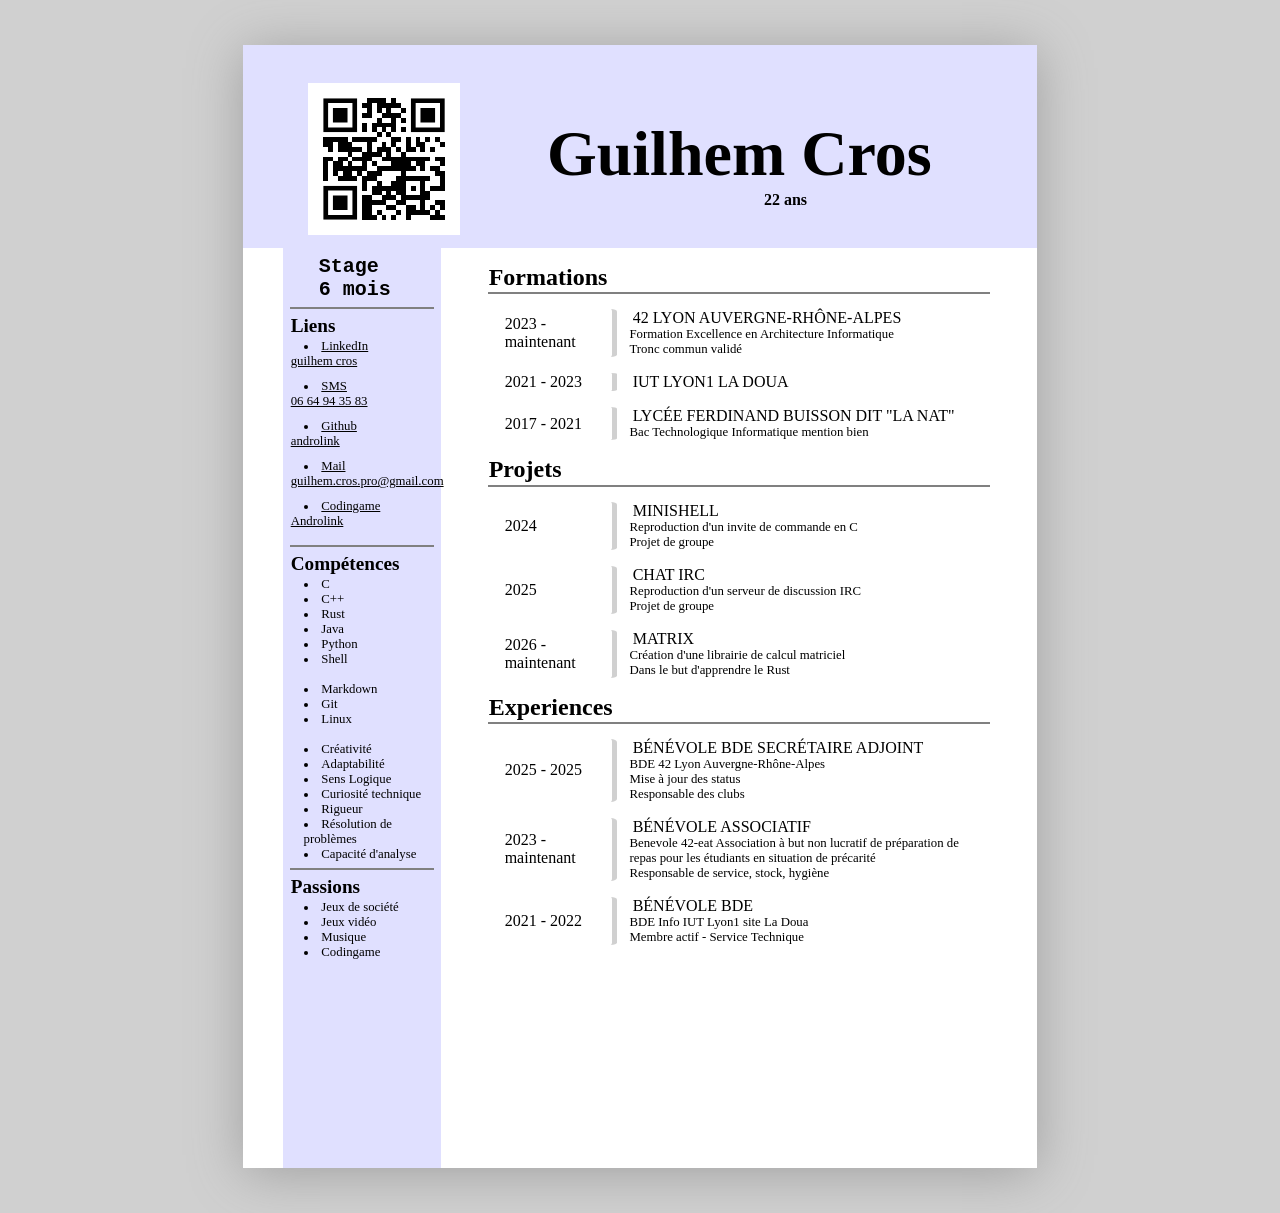
<file: docs/index.html>
<!doctype html>
<html>
    <head>
        <link rel="stylesheet" href="./cv.css" />
    </head>

    <body>
        <header>
            <section class="container">
                <div class="" id="qrcode">
                    <img src="./github.svg" />
                </div>
                <div id="name">
                    <h1>
                        <span id="prenom">Guilhem</span>
                        <span id="nom">Cros</span>
                    </h1>
                    <div>22 ans</div>
                </div>
            </section>
        </header>
        <main class="container">
            <aside class="left_pannel">
                <article class="left_element type">
                    <span>
                    <p>Stage</p>
                    <p>6 mois</p>
                    </span>
                </article>
                <div class="separator"></div>
                <article class="left_element" id="link">
                    <h2 class="item_title">Liens</h2>
                    <div class="link">
                        <a
                            href="https://www.linkedin.com/in/guilhem-cros-72657a221"
                        >
                            <li>LinkedIn</li>
                            <span>guilhem cros</span></a
                        >
                    </div>
                    <div class="link">
                        <a href="sms:+33664943583">
                            <li>SMS</li>
                            <span>06 64 94 35 83</span></a
                        >
                    </div>
                    <div class="link">
                        <a href="https://github.com/androlink/">
                            <li>Github</li>
                            <span>androlink</span></a
                        >
                    </div>
                    <div class="link">
                        <a href="mailto:guilhem.cros.pro@gmail.com">
                            <li>Mail</li>
                            <span>guilhem.cros.pro@gmail.com</span></a
                        >
                    </div>
                    <div class="link">
                        <a
                            href="https://www.codingame.com/profile/5406eefbc00b8327fe9374896a2f85d38777955"
                        >
                            <li>Codingame</li>
                            <span>Androlink</span></a
                        >
                    </div>
                </article>
                <div class="separator"></div>
                <article class="left_element" id="competence">
                    <h2 class="item_title">Compétences</h2>
                    <li>C</li>
                    <li>C++</li>
                    <li>Rust</li>
                    <li>Java</li>
                    <li>Python</li>
                    <li>Shell</li>
                    <br />
                    <li>Markdown</li>
                    <li>Git</li>
                    <li>Linux</li>
                    <br />
                    <li>Créativité</li>
                    <li>Adaptabilité</li>
                    <li>Sens Logique</li>
                    <li>Curiosité technique</li>
                    <li>Rigueur</li>
                    <li>Résolution de problèmes</li>
                    <li>Capacité d'analyse</li>
                </article>
                <div class="separator"></div>
                <article class="left_element" id="passions">
                    <h2 class="item_title">Passions</h2>
                    <li>Jeux de société</li>
                    <li>Jeux vidéo</li>
                    <li>Musique</li>
                    <li>Codingame</li>
                </article>
            </aside>
            <section class="right_pannel">
                <div class="" id="formation">
                    <h2 class="item_title">Formations</h2>
                    <div class="separator"></div>
                    <div class="formation">
                        <li class="exp">
                            <span class="titre"
                                ><p>42 Lyon Auvergne-Rhône-Alpes</p></span
                            >

                            <span class="periode">2023 - maintenant</span>
                            <span class="description">
                                <p>
                                    Formation Excellence en Architecture
                                    Informatique
                                    <br />
                                    Tronc commun validé
                                </p>
                            </span>
                        </li>
                        <li class="exp">
                            <span class="titre"><p>IUT Lyon1 la Doua</p></span>
                            <span class="periode">2021 - 2023</span>
                        </li>
                        <li class="exp">
                            <span class="titre"
                                ><p>
                                    Lycée Ferdinand Buisson dit "la NAT"
                                </p></span
                            >
                            <span class="periode">2017 - 2021</span>
                            <span class="description"
                                ><p>
                                    Bac Technologique Informatique mention bien
                                </p></span
                            >
                        </li>
                    </div>
                </div>
                <div class="" id="project">
                    <h2 class="item_title">Projets</h2>
                    <div class="separator"></div>
                    <li class="exp">
                        <span class="titre">Minishell</span>
                        <span class="periode">2024</span>
                        <span class="description"
                            ><p>Reproduction d'un invite de commande en C</p>
                            <p>Projet de groupe</p>
                        </span>
                    </li>
                    <li class="exp">
                        <span class="titre">Chat IRC</span>
                        <span class="periode">2025</span>
                        <span class="description"
                            ><p>Reproduction d'un serveur de discussion IRC</p>
                            <p>Projet de groupe</p>
                        </span>
                    </li>
                    <li class="exp">
                        <span class="titre">Matrix</span>
                        <span class="periode">2026 - maintenant</span>
                        <span class="description"
                            ><p>Création d'une librairie de calcul matriciel</p>
                            <p>Dans le but d'apprendre le Rust</p>
                        </span>
                    </li>
                </div>
                <div class="" id="experience">
                    <h2 class="item_title">Experiences</h2>
                    <div class="separator"></div>
                    <li class="exp">
                        <span class="titre"
                            >Bénévole BDE Secrétaire adjoint</span
                        >
                        <span class="periode">2025 - 2025</span>
                        <span class="description"
                            ><p>BDE 42 Lyon Auvergne-Rhône-Alpes</p>
                            <p>Mise à jour des status</p>
                            <p>Responsable des clubs</p>
                        </span>
                    </li>
                    <li class="exp">
                        <span class="titre">Bénévole associatif</span>
                        <span class="periode">2023 - maintenant</span>
                        <span class="description">
                            <p>
                                Benevole 42-eat Association à but non lucratif
                                de préparation de repas pour les étudiants en
                                situation de précarité
                            </p>
                            <p>Responsable de service, stock, hygiène</p>
                        </span>
                    </li>
                    <li class="exp">
                        <span class="titre">Bénévole BDE</span>
                        <span class="periode">2021 - 2022</span>
                        <span class="description"
                            ><p>BDE Info IUT Lyon1 site La Doua</p>
                            <p>Membre actif - Service Technique</p>
                        </span>
                    </li>
                </div>
            </section>
        </main>
        <footer></footer>
    </body>
</html>
</file>
<file: docs/cv.css>
* {
    box-sizing: border-box;
    /*outline: 1px solid red;*/
    margin: 0;
    padding: 0;
}

.container {
    width: 95%;
    margin: 0 5%;
}

html {
    background-color: #d0d0d0;
    /*padding: 5vh auto;*/
}

body {
    width: 210mm;
    height: 297mm;
    margin: 5vh auto;
    background: #ffffff;
    box-shadow: 0px 5px 50px #a0a0a0;
    display: flex;
    flex-direction: column;
}

header {
    background: #e0e0ff;
}
header > section {
    display: grid;
    grid-template-columns: 1fr 2fr;
    height: 100%;
    padding-top: 1cm;
}
header > section > div {
    height: 10em;
    /*margin: auto;*/
}
#qrcode {
    margin-bottom: 5px;
}

#qrcode > img {
    margin: 0% 10%;
    height: 95%;
}

main {
    flex: 1;
    display: grid;
    grid-template-columns: auto auto;
}

.left_pannel {
    min-height: calc(100vh - 150px);
    background: #e0e0ff;
    padding: 0 5%;
    font-size: 0.8em;
}

.separator {
    /*border-bottom: 1px solid gray;*/
    outline: 1px solid gray;
}

.left_element {
    padding: 5% 0;
    /*border-bottom: 1px solid gray;*/
}

.type {
    padding-right: 10%;
    display: flex;
    justify-content: center;
    font-weight: bold;
    font-family: monospace;
    font-size: x-large;
    padding-bottom: 5%;
}

.link {
    margin-bottom: 10px;
}
.link > a {
    color: black;
}

li {
    margin-left: 1em;
}

.right_pannel {
    padding-top: 1em;
    padding-left: 2em;
    margin-left: 1em;
    margin-right: 3em;
    background: #ffffff;
}

.item_title {
    padding-bottom: 0.1em;
}

.exp {
    display: grid;
    grid-template-columns: auto 2fr;
    grid-template-rows: auto 1fr;
    margin: 1em 0;
}

.periode {
    grid-row: 1/3;
    grid-column: 1;
    align-content: center;
    padding: 0 1em;
    border-right: 5px solid #d0d0d0;
    border-radius: 0 5% 5% 0;
    width: 8em;
}
.titre {
    grid-row: 1;
    grid-column: 2;
    padding: 0 1em;
    align-content: center;
    text-transform: uppercase;
}
.description {
    grid-row: 2;
    grid-column: 2;
    padding: 0 1em;
    font-size: 0.8em;
}

#name {
    align-content: center;
}

#name > h1 {
    margin-left: 0.2em;
    font-size: 4em;
    /*font-family: monospace;*/
}

#name > div{
    display:  flex;
    justify-content: center;
    font-weight: bold;
}

@media (max-width: 210mm) {
    body {
        width: 100%;
        height: 100%;
        margin: 0;

        box-shadow: none;
    }
}

@page {
    size: A4 portrait;
    margin: 0cm;
}

@media print {
    body {
        width: 100%;
        height: 100%;
        margin: 0;

        box-shadow: none;
    }
}

/*@media (max-width: 210mm) {
    main {
        display: grid;
        grid-template-rows: 2fr auto;

        grid-template-columns: none;
    }
    .separator {
    }

    .left_pannel {
        display: grid;
        grid-template-columns: auto auto auto auto;
        min-height: 0;
    }
}*/
</file>
